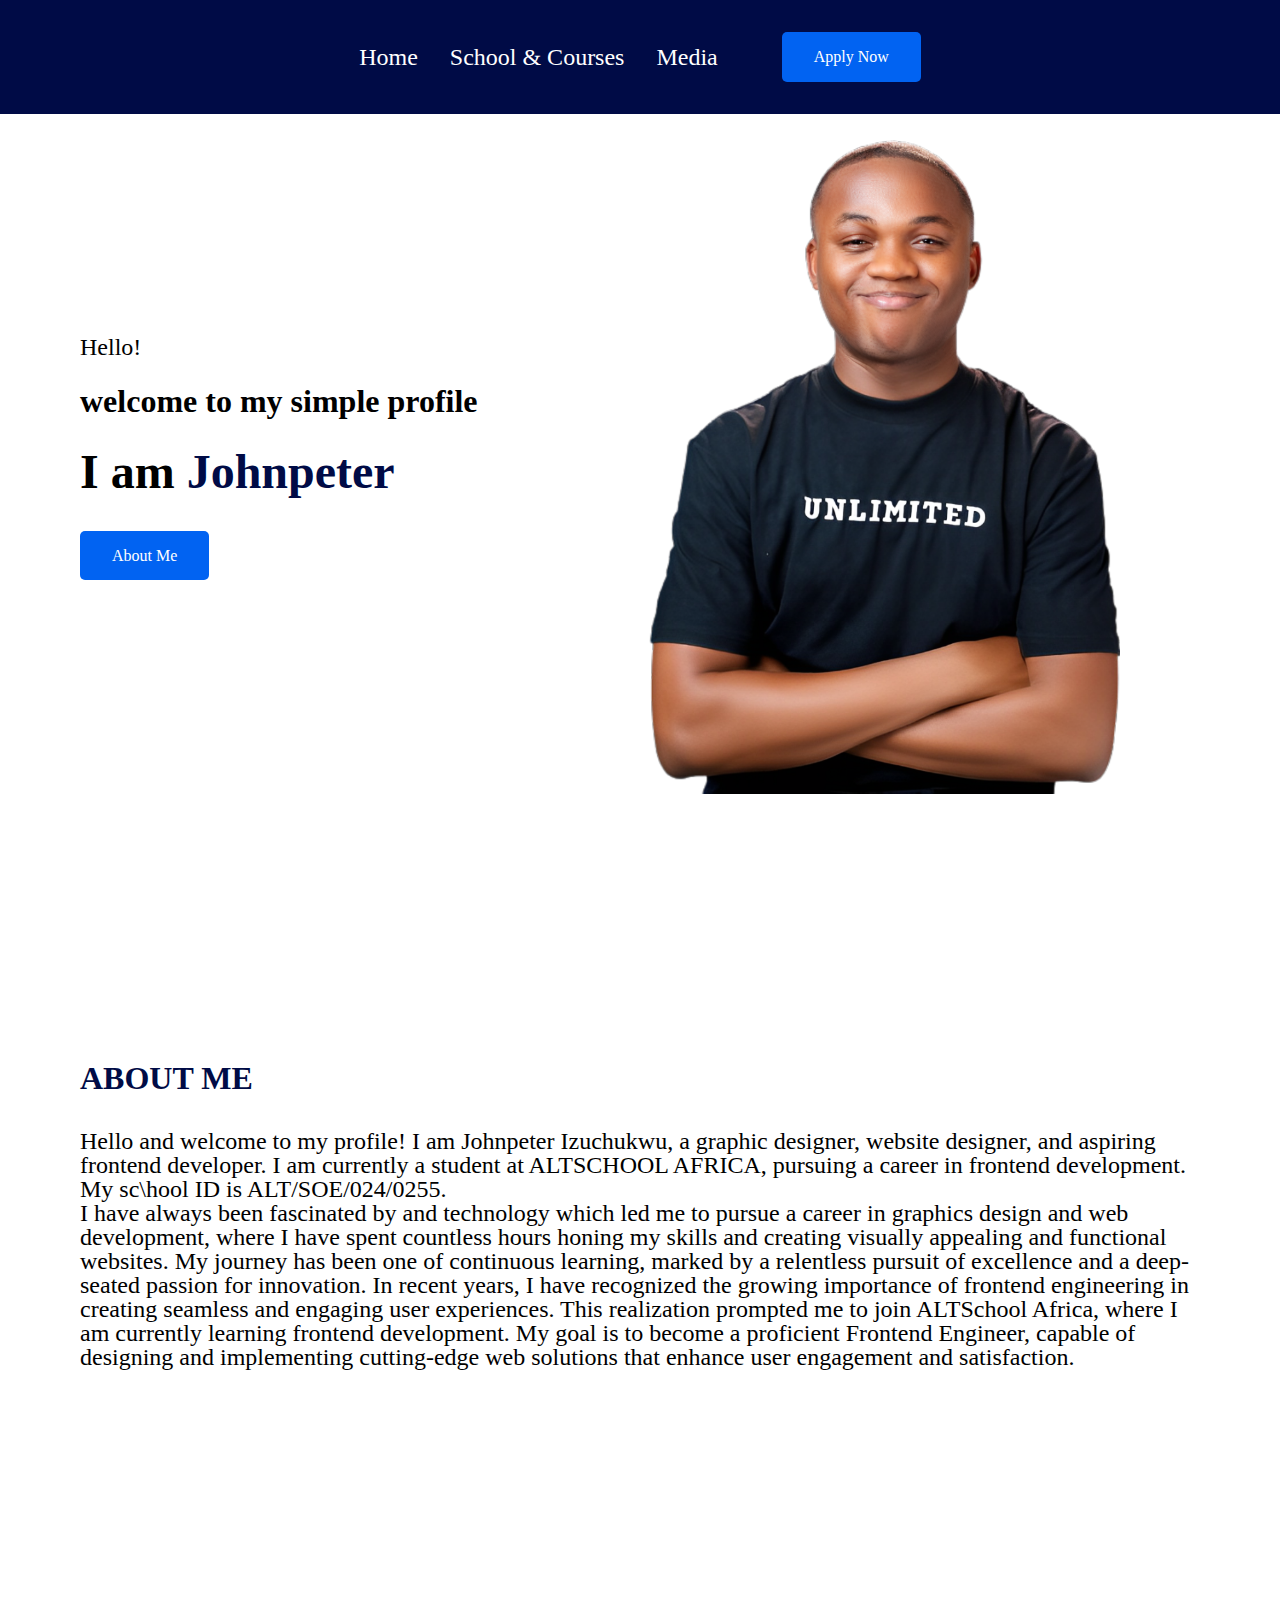
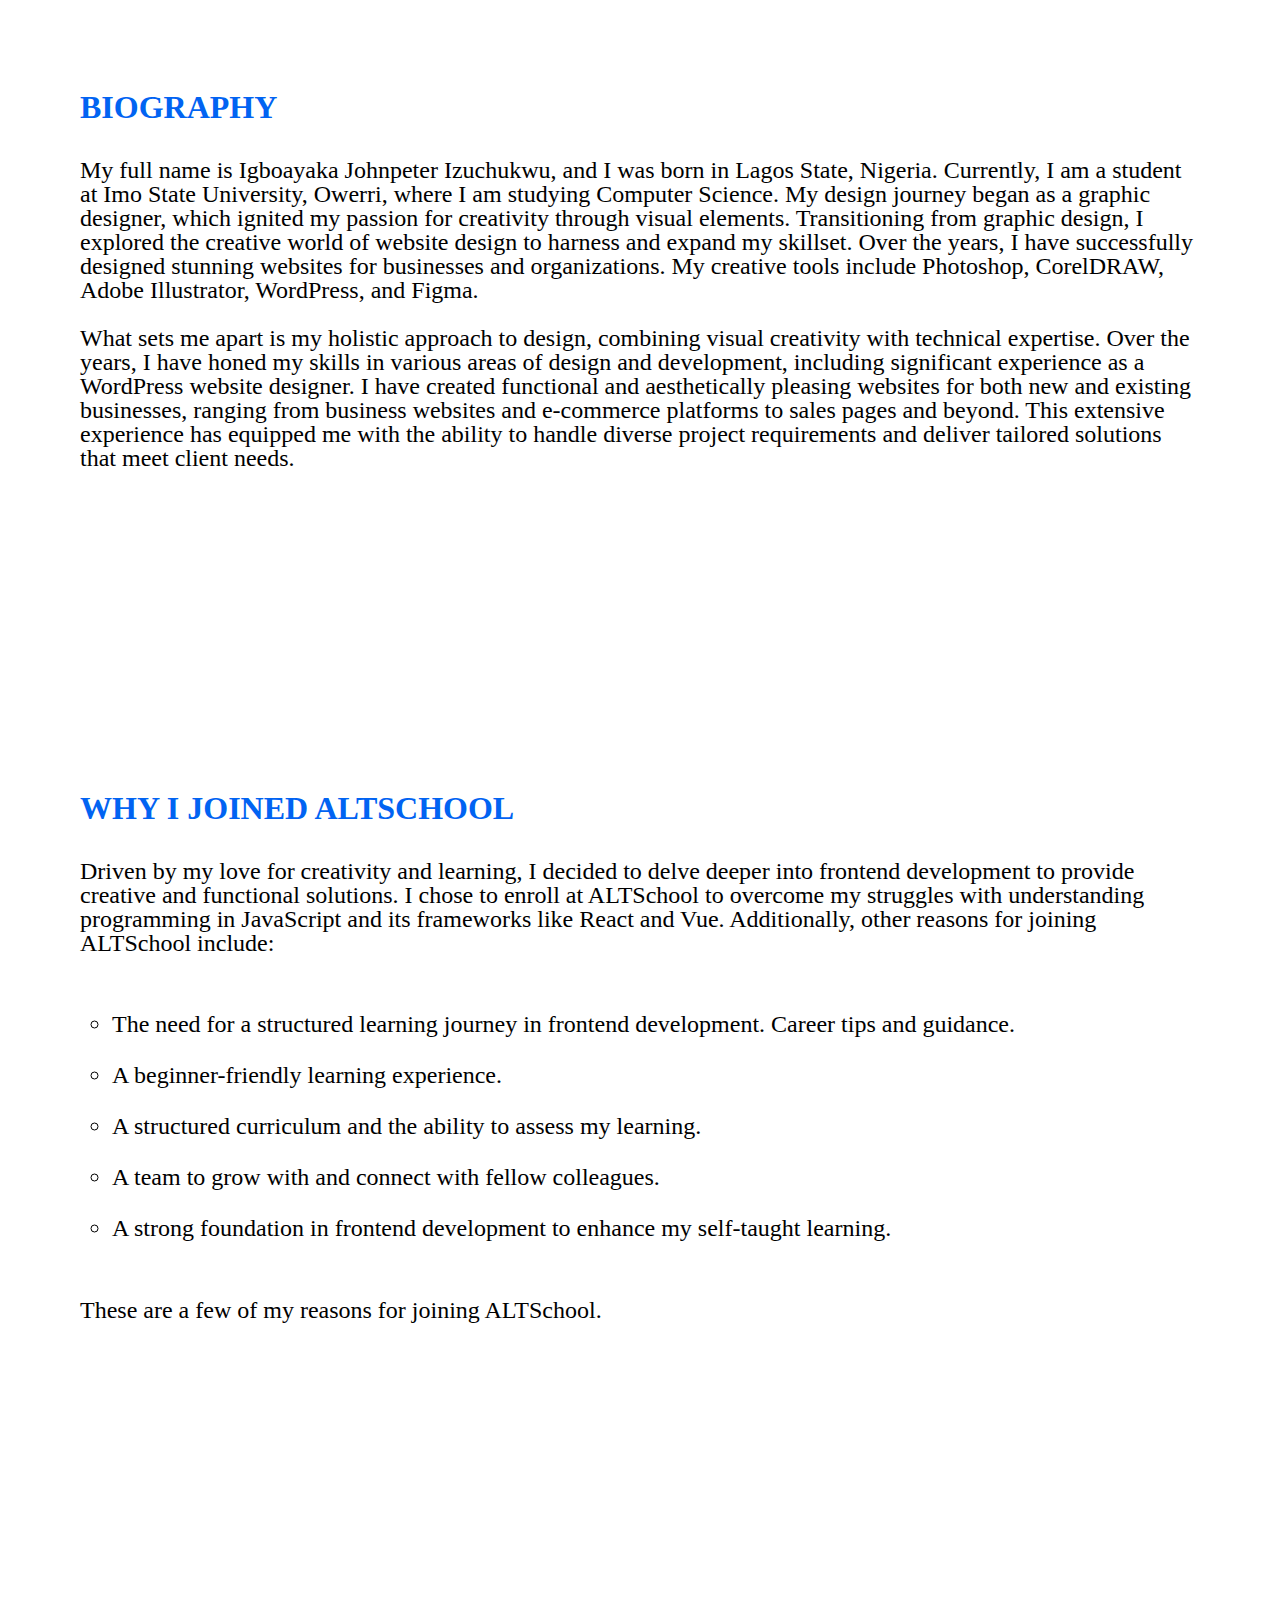
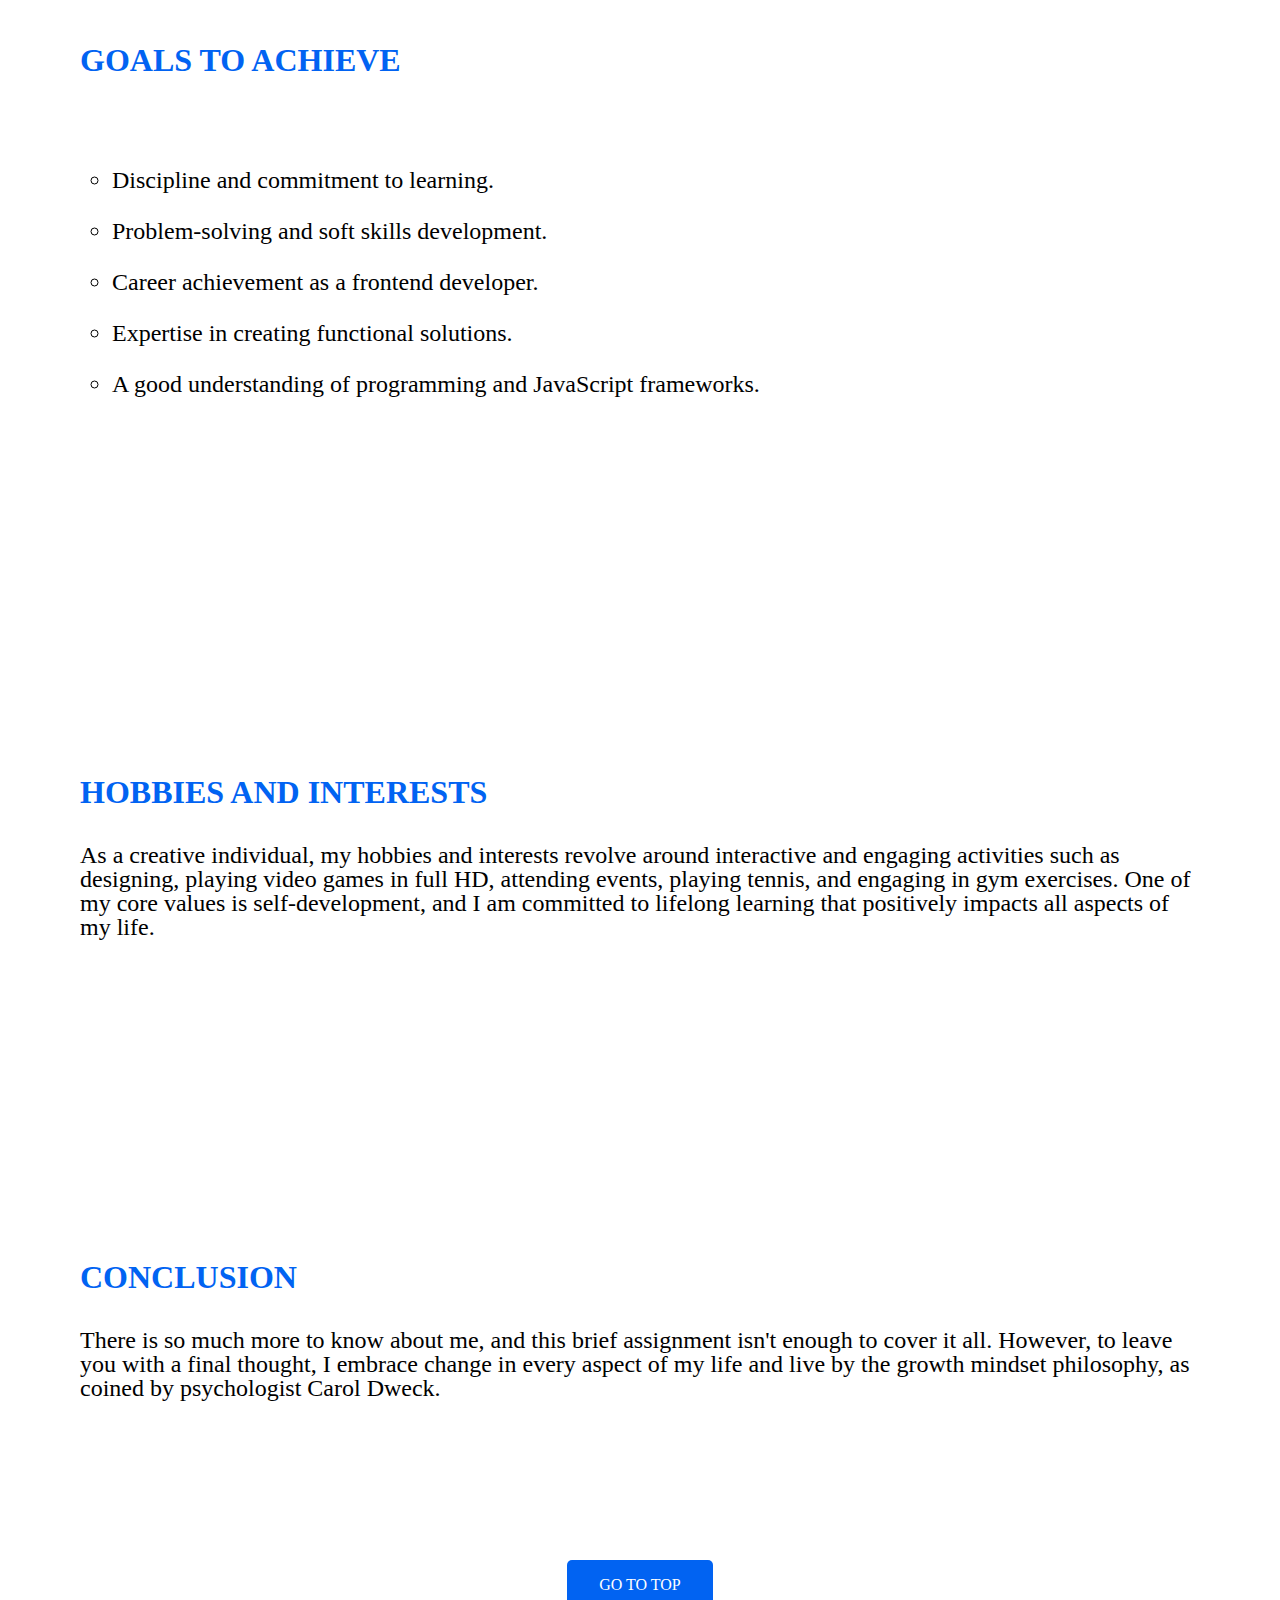
<file: index.html>
<html lang="en">
	<head>
		<meta charset="UTF-8" />
		<meta name="viewport" content="width=device-width, initial-scale=1.0" />
		<title>ALTSCHOOL ASSIGNMENT</title>
		<link rel="stylesheet" href="style.css" />
	</head>
	<body>
		<nav class="navbar">
			<ul>
				<li>
					<a href="index.html">Home</a>
				</li>
				<li>
					<a href="courses.html">School & Courses</a>
				</li>
				<li><a href="media.html">Media</a></li>
			</ul>

			<div class="button">
				<a href="form.html" target="_blank">Apply Now</a>
			</div>
		</nav>

		<header class="header" id="home">
			<div class="home-content">
				<p>Hello!</p>
				<h1>welcome to my simple profile</h1>
				<h2>I am <span>Johnpeter</span></h2>

				<div class="home-button">
					<a href="#about">About Me</a>
				</div>
			</div>

			<div class="image">
				<img src="my-pics.png" alt="" />
			</div>
		</header>
		<section class="about-section" id="about">
			<h1>ABOUT ME</h1>
			<p>
				Hello and welcome to my profile! I am Johnpeter Izuchukwu, a graphic
				designer, website designer, and aspiring frontend developer. I am
				currently a student at ALTSCHOOL AFRICA, pursuing a career in frontend
				development. My sc\hool ID is ALT/SOE/024/0255.
			</p>
			<p>
				I have always been fascinated by and technology which led me to pursue a
				career in graphics design and web development, where I have spent
				countless hours honing my skills and creating visually appealing and
				functional websites. My journey has been one of continuous learning,
				marked by a relentless pursuit of excellence and a deep-seated passion
				for innovation. In recent years, I have recognized the growing
				importance of frontend engineering in creating seamless and engaging
				user experiences. This realization prompted me to join ALTSchool Africa,
				where I am currently learning frontend development. My goal is to become
				a proficient Frontend Engineer, capable of designing and implementing
				cutting-edge web solutions that enhance user engagement and
				satisfaction.
			</p>
		</section>

		<section>
			<h1>BIOGRAPHY</h1>
			<p>
				My full name is Igboayaka Johnpeter Izuchukwu, and I was born in Lagos
				State, Nigeria. Currently, I am a student at Imo State University,
				Owerri, where I am studying Computer Science. My design journey began as
				a graphic designer, which ignited my passion for creativity through
				visual elements. Transitioning from graphic design, I explored the
				creative world of website design to harness and expand my skillset. Over
				the years, I have successfully designed stunning websites for businesses
				and organizations. My creative tools include Photoshop, CorelDRAW, Adobe
				Illustrator, WordPress, and Figma.
				<br />
				<br />
				What sets me apart is my holistic approach to design, combining visual
				creativity with technical expertise. Over the years, I have honed my
				skills in various areas of design and development, including significant
				experience as a WordPress website designer. I have created functional
				and aesthetically pleasing websites for both new and existing
				businesses, ranging from business websites and e-commerce platforms to
				sales pages and beyond. This extensive experience has equipped me with
				the ability to handle diverse project requirements and deliver tailored
				solutions that meet client needs.
			</p>
		</section>

		<section>
			<h1>WHY I JOINED ALTSCHOOL</h1>
			<p>
				Driven by my love for creativity and learning, I decided to delve deeper
				into frontend development to provide creative and functional solutions.
				I chose to enroll at ALTSchool to overcome my struggles with
				understanding programming in JavaScript and its frameworks like React
				and Vue. Additionally, other reasons for joining ALTSchool include:
			</p>

			<ul class="list-items">
				<li>
					The need for a structured learning journey in frontend development.
					Career tips and guidance.
				</li>
				<li>A beginner-friendly learning experience.</li>
				<li>A structured curriculum and the ability to assess my learning.</li>
				<li>A team to grow with and connect with fellow colleagues.</li>
				<li>
					A strong foundation in frontend development to enhance my self-taught
					learning.
				</li>
			</ul>
			<p>These are a few of my reasons for joining ALTSchool.</p>
		</section>

		<section>
			<h1>GOALS TO ACHIEVE</h1>
			<ul class="list-items">
				<li>Discipline and commitment to learning.</li>
				<li>Problem-solving and soft skills development.</li>
				<li>Career achievement as a frontend developer.</li>
				<li>Expertise in creating functional solutions.</li>
				<li>A good understanding of programming and JavaScript frameworks.</li>
			</ul>
		</section>

		<section>
			<h1>HOBBIES AND INTERESTS</h1>
			<p>
				As a creative individual, my hobbies and interests revolve around
				interactive and engaging activities such as designing, playing video
				games in full HD, attending events, playing tennis, and engaging in gym
				exercises. One of my core values is self-development, and I am committed
				to lifelong learning that positively impacts all aspects of my life.
			</p>
		</section>
		<section>
			<h1>CONCLUSION</h1>
			<p>
				There is so much more to know about me, and this brief assignment isn't
				enough to cover it all. However, to leave you with a final thought, I
				embrace change in every aspect of my life and live by the growth mindset
				philosophy, as coined by psychologist Carol Dweck.
			</p>
		</section>
		<div class="top-link">
			<a href="#home">GO TO TOP</a>
		</div>
	</body>
</html>
</file>
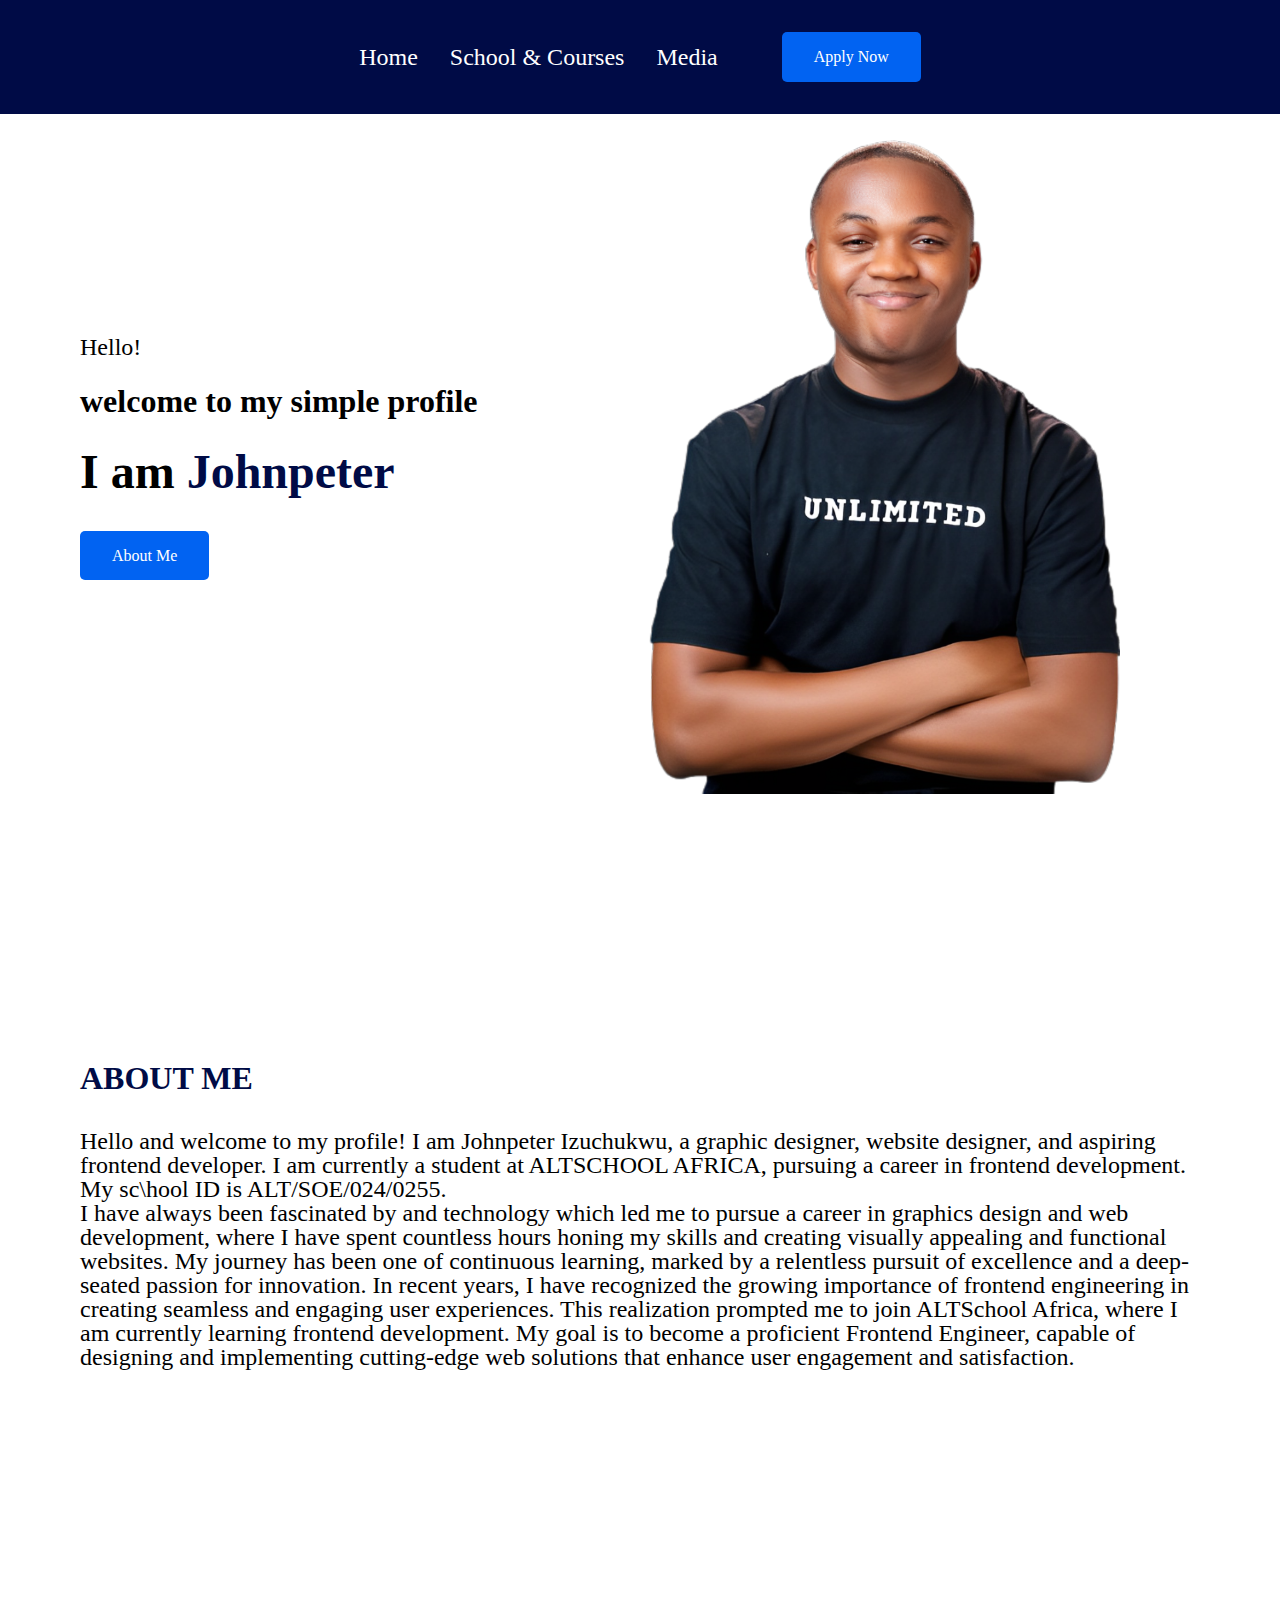
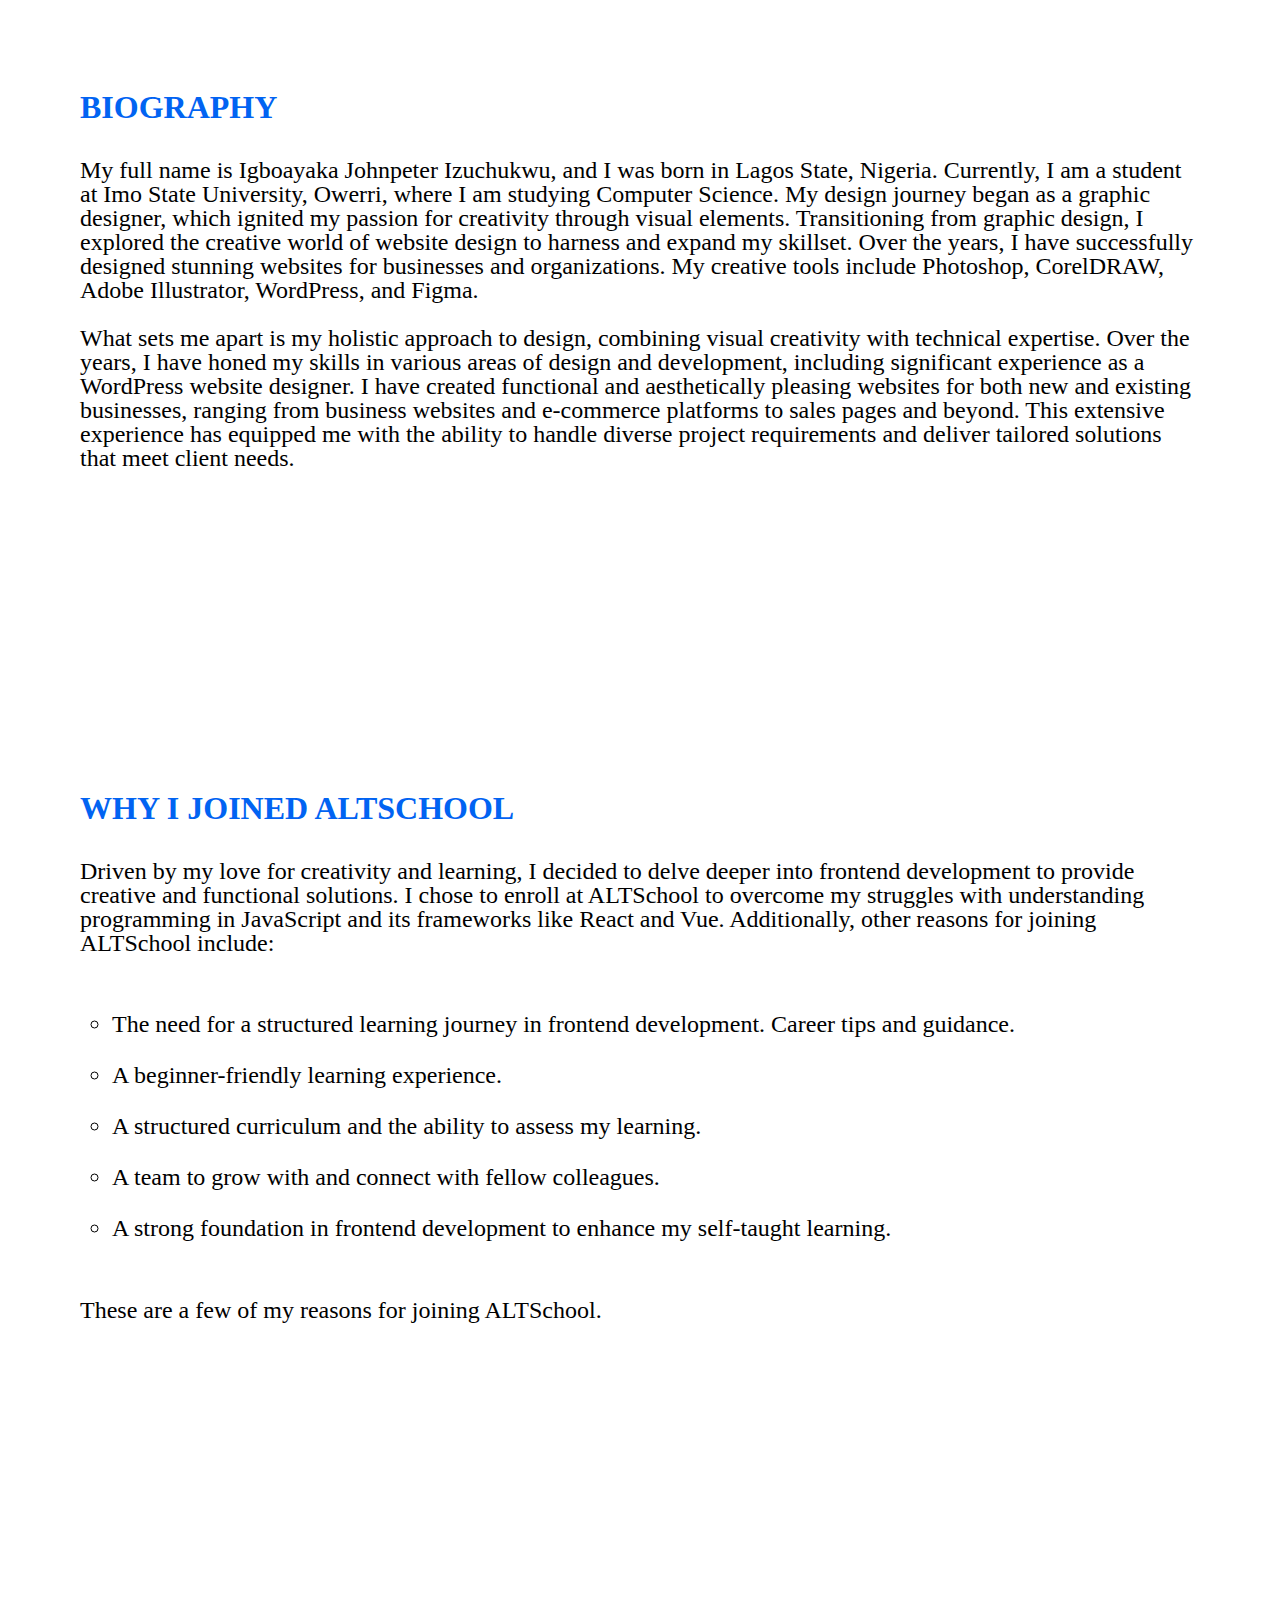
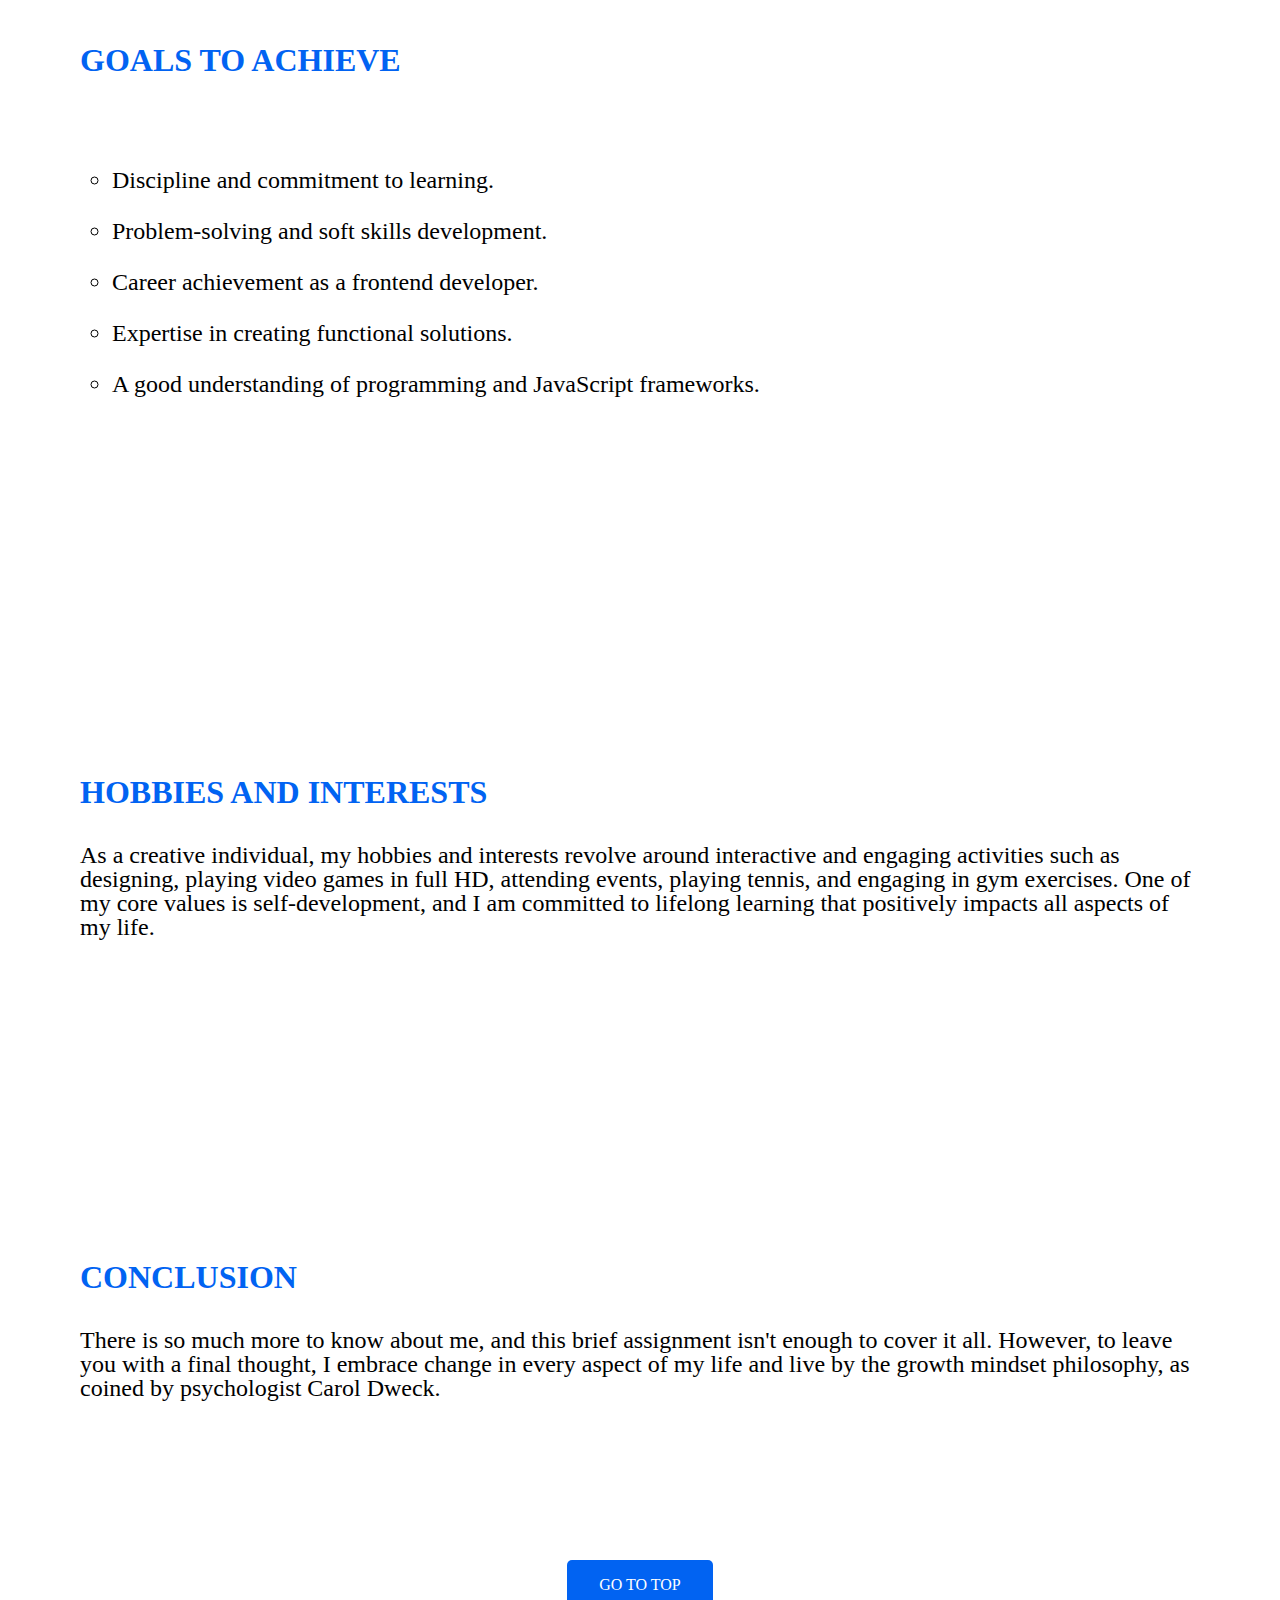
<file: about-me.html>
<html lang="en">
	<head>
		<meta charset="UTF-8" />
		<meta name="viewport" content="width=device-width, initial-scale=1.0" />
		<title>ALTSCHOOL ASSIGNMENT</title>
		<link rel="stylesheet" href="style.css" />
	</head>
	<body>
		<nav class="navbar">
			<ul>
				<li>
					<a href="about-me.html">Home</a>
				</li>
				<li>
					<a href="courses.html">School & Courses</a>
				</li>
				<li><a href="media.html">Media</a></li>
			</ul>

			<div class="button">
				<a href="form.html" target="_blank">Apply Now</a>
			</div>
		</nav>

		<header class="header" id="home">
			<div class="home-content">
				<p>Hello!</p>
				<h1>welcome to my simple profile</h1>
				<h2>I am <span>Johnpeter</span></h2>

				<div class="home-button">
					<a href="#about">About Me</a>
				</div>
			</div>

			<div class="image">
				<img src="my-pics.png" alt="" />
			</div>
		</header>
		<section class="about-section" id="about">
			<h1>ABOUT ME</h1>
			<p>
				Hello and welcome to my profile! I am Johnpeter Izuchukwu, a graphic
				designer, website designer, and aspiring frontend developer. I am
				currently a student at ALTSCHOOL AFRICA, pursuing a career in frontend
				development. My sc\hool ID is ALT/SOE/024/0255.
			</p>
			<p>
				I have always been fascinated by and technology which led me to pursue a
				career in graphics design and web development, where I have spent
				countless hours honing my skills and creating visually appealing and
				functional websites. My journey has been one of continuous learning,
				marked by a relentless pursuit of excellence and a deep-seated passion
				for innovation. In recent years, I have recognized the growing
				importance of frontend engineering in creating seamless and engaging
				user experiences. This realization prompted me to join ALTSchool Africa,
				where I am currently learning frontend development. My goal is to become
				a proficient Frontend Engineer, capable of designing and implementing
				cutting-edge web solutions that enhance user engagement and
				satisfaction.
			</p>
		</section>

		<section>
			<h1>BIOGRAPHY</h1>
			<p>
				My full name is Igboayaka Johnpeter Izuchukwu, and I was born in Lagos
				State, Nigeria. Currently, I am a student at Imo State University,
				Owerri, where I am studying Computer Science. My design journey began as
				a graphic designer, which ignited my passion for creativity through
				visual elements. Transitioning from graphic design, I explored the
				creative world of website design to harness and expand my skillset. Over
				the years, I have successfully designed stunning websites for businesses
				and organizations. My creative tools include Photoshop, CorelDRAW, Adobe
				Illustrator, WordPress, and Figma.
				<br />
				<br />
				What sets me apart is my holistic approach to design, combining visual
				creativity with technical expertise. Over the years, I have honed my
				skills in various areas of design and development, including significant
				experience as a WordPress website designer. I have created functional
				and aesthetically pleasing websites for both new and existing
				businesses, ranging from business websites and e-commerce platforms to
				sales pages and beyond. This extensive experience has equipped me with
				the ability to handle diverse project requirements and deliver tailored
				solutions that meet client needs.
			</p>
		</section>

		<section>
			<h1>WHY I JOINED ALTSCHOOL</h1>
			<p>
				Driven by my love for creativity and learning, I decided to delve deeper
				into frontend development to provide creative and functional solutions.
				I chose to enroll at ALTSchool to overcome my struggles with
				understanding programming in JavaScript and its frameworks like React
				and Vue. Additionally, other reasons for joining ALTSchool include:
			</p>

			<ul class="list-items">
				<li>
					The need for a structured learning journey in frontend development.
					Career tips and guidance.
				</li>
				<li>A beginner-friendly learning experience.</li>
				<li>A structured curriculum and the ability to assess my learning.</li>
				<li>A team to grow with and connect with fellow colleagues.</li>
				<li>
					A strong foundation in frontend development to enhance my self-taught
					learning.
				</li>
			</ul>
			<p>These are a few of my reasons for joining ALTSchool.</p>
		</section>

		<section>
			<h1>GOALS TO ACHIEVE</h1>
			<ul class="list-items">
				<li>Discipline and commitment to learning.</li>
				<li>Problem-solving and soft skills development.</li>
				<li>Career achievement as a frontend developer.</li>
				<li>Expertise in creating functional solutions.</li>
				<li>A good understanding of programming and JavaScript frameworks.</li>
			</ul>
		</section>

		<section>
			<h1>HOBBIES AND INTERESTS</h1>
			<p>
				As a creative individual, my hobbies and interests revolve around
				interactive and engaging activities such as designing, playing video
				games in full HD, attending events, playing tennis, and engaging in gym
				exercises. One of my core values is self-development, and I am committed
				to lifelong learning that positively impacts all aspects of my life.
			</p>
		</section>
		<section>
			<h1>CONCLUSION</h1>
			<p>
				There is so much more to know about me, and this brief assignment isn't
				enough to cover it all. However, to leave you with a final thought, I
				embrace change in every aspect of my life and live by the growth mindset
				philosophy, as coined by psychologist Carol Dweck.
			</p>
		</section>
		<div class="top-link">
			<a href="#home">GO TO TOP</a>
		</div>
	</body>
</html>
</file>
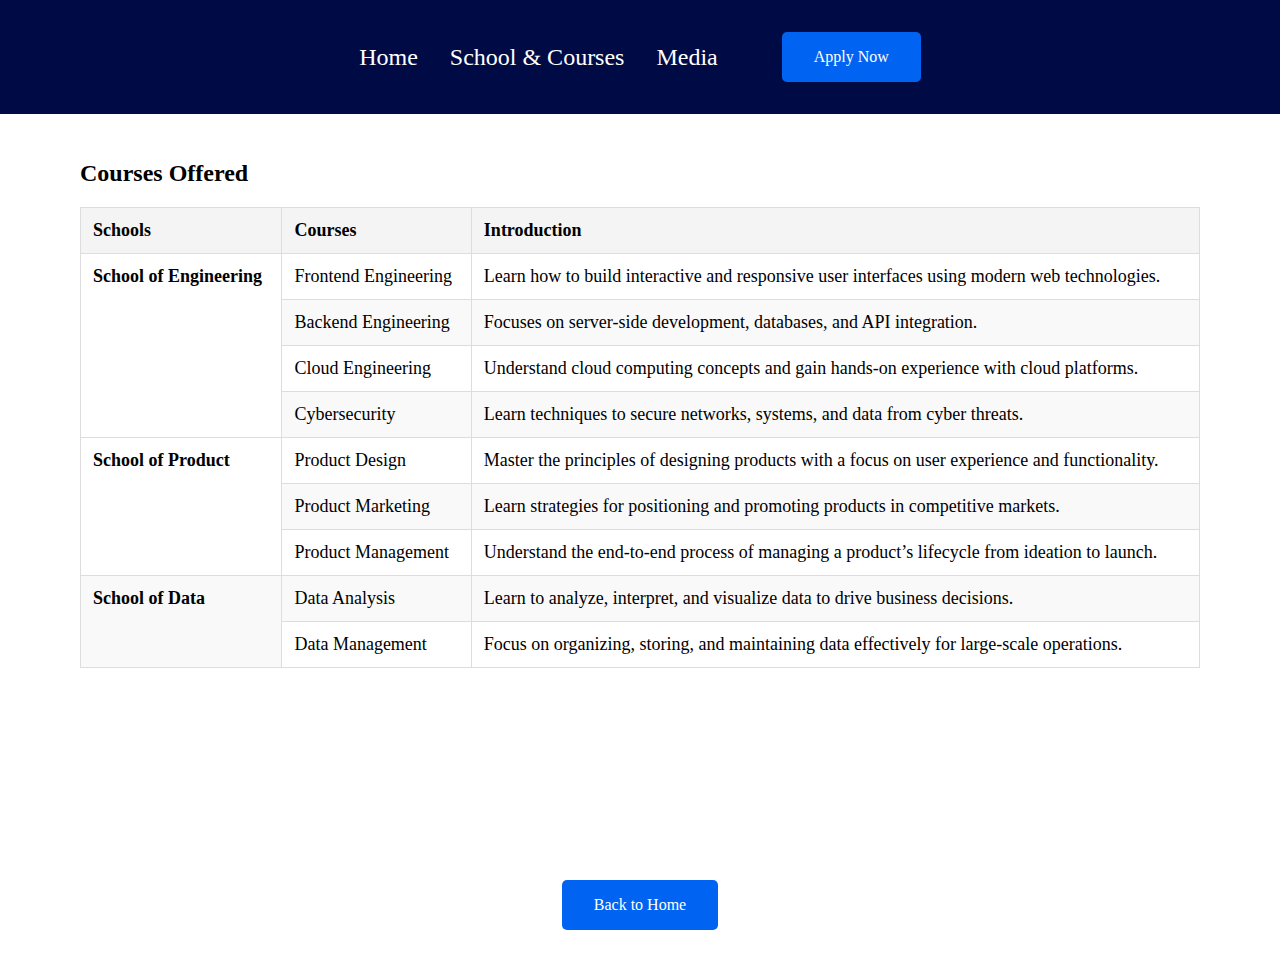
<file: courses.html>
<html lang="en">
	<head>
		<meta charset="UTF-8" />
		<meta name="viewport" content="width=device-width, initial-scale=1.0" />
		<link rel="stylesheet" href="courses.css" />
		<title>AltSchool assignment</title>
	</head>
	<body>
		<nav class="navbar">
			<ul>
				<li>
					<a href="index.html">Home</a>
				</li>
				<li>
					<a href="courses.html">School & Courses</a>
				</li>
				<li><a href="media.html">Media</a></li>
			</ul>

			<div class="button">
				<a href="form.html" target="_blank">Apply Now</a>
			</div>
		</nav>

		<section>
			<h2>Courses Offered</h2>
			<table>
				<thead>
					<tr>
						<th>Schools</th>
						<th>Courses</th>
						<th>Introduction</th>
					</tr>
				</thead>
				<tbody>
					<!-- School of Engineering -->
					<tr>
						<td class="school-name" rowspan="4">School of Engineering</td>
						<td>Frontend Engineering</td>
						<td>
							Learn how to build interactive and responsive user interfaces
							using modern web technologies.
						</td>
					</tr>
					<tr>
						<td>Backend Engineering</td>
						<td>
							Focuses on server-side development, databases, and API
							integration.
						</td>
					</tr>
					<tr>
						<td>Cloud Engineering</td>
						<td>
							Understand cloud computing concepts and gain hands-on experience
							with cloud platforms.
						</td>
					</tr>
					<tr>
						<td>Cybersecurity</td>
						<td>
							Learn techniques to secure networks, systems, and data from cyber
							threats.
						</td>
					</tr>

					<!-- School of Product -->
					<tr>
						<td class="school-name" rowspan="3">School of Product</td>
						<td>Product Design</td>
						<td>
							Master the principles of designing products with a focus on user
							experience and functionality.
						</td>
					</tr>
					<tr>
						<td>Product Marketing</td>
						<td>
							Learn strategies for positioning and promoting products in
							competitive markets.
						</td>
					</tr>
					<tr>
						<td>Product Management</td>
						<td>
							Understand the end-to-end process of managing a product’s
							lifecycle from ideation to launch.
						</td>
					</tr>

					<!-- School of Data -->
					<tr>
						<td class="school-name" rowspan="2">School of Data</td>
						<td>Data Analysis</td>
						<td>
							Learn to analyze, interpret, and visualize data to drive business
							decisions.
						</td>
					</tr>
					<tr>
						<td>Data Management</td>
						<td>
							Focus on organizing, storing, and maintaining data effectively for
							large-scale operations.
						</td>
					</tr>
				</tbody>
			</table>
		</section>

		<div class="home-button">
			<a href="about-me.html">Back to Home</a>
		</div>
	</body>
</html>
</file>
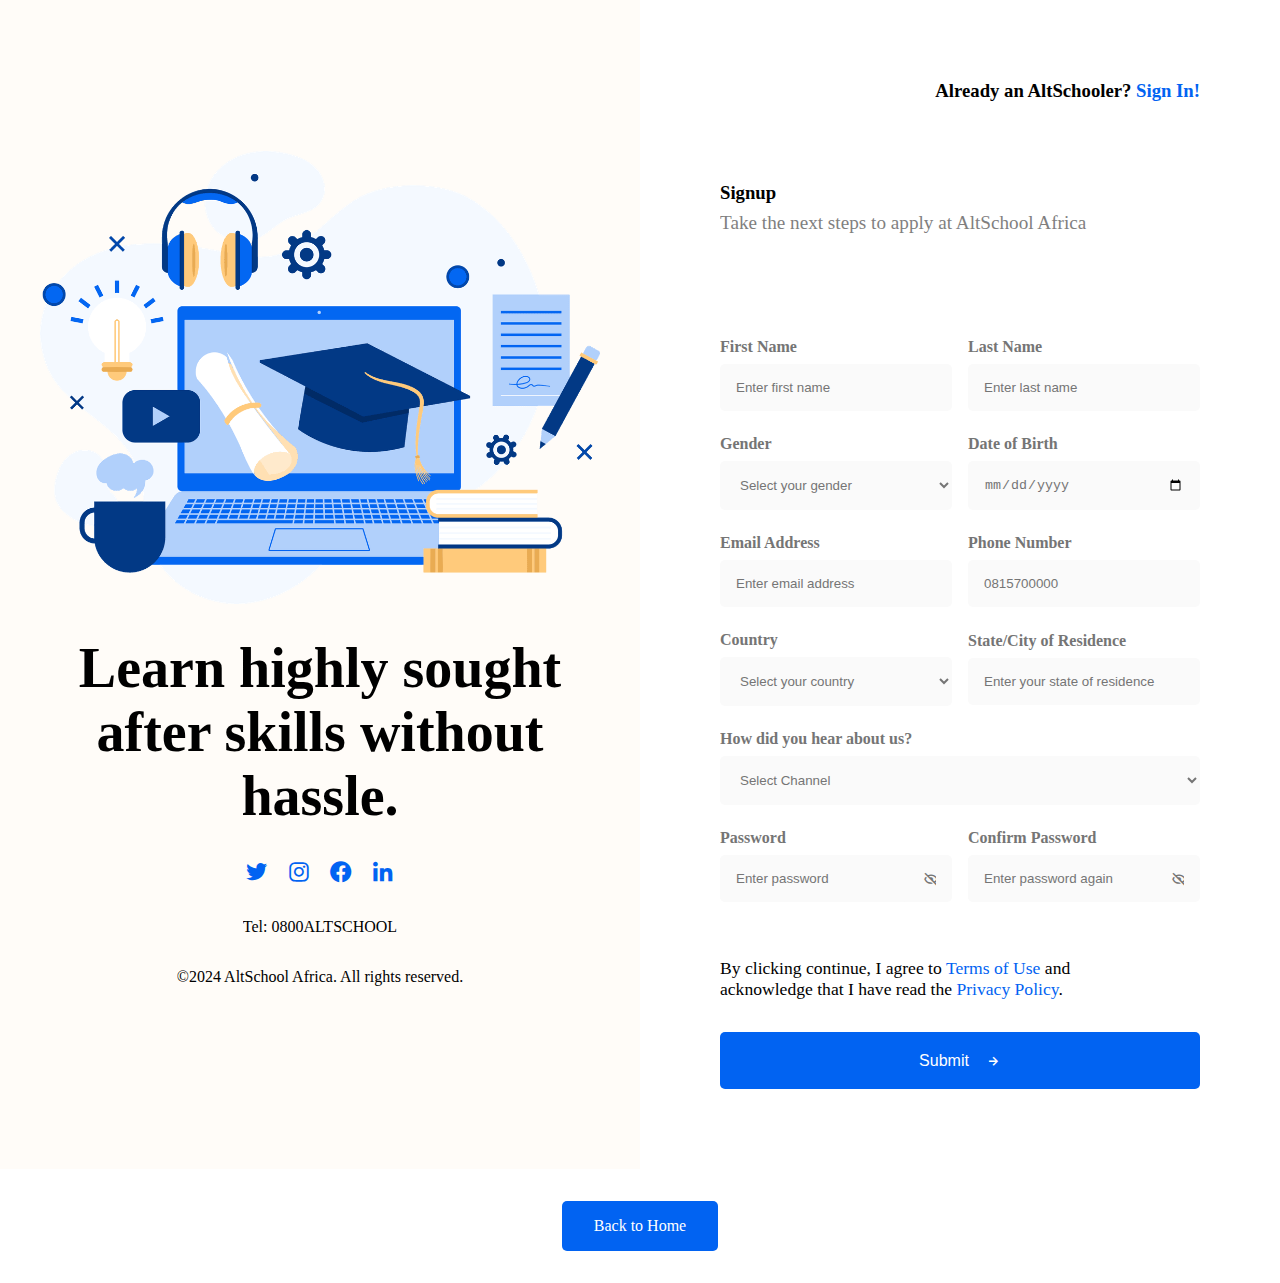
<file: form.html>
<html lang="en">
	<head>
		<meta charset="UTF-8" />
		<meta name="viewport" content="width=device-width, initial-scale=1.0" />

		<link
			href="https://unpkg.com/boxicons@2.1.4/css/boxicons.min.css"
			rel="stylesheet" />

		<link rel="stylesheet" href="form.css" />

		<title>Application Form</title>
	</head>
	<body>
		<section class="form-container">
			<div class="left-div">
				<div class="left-image">
					<img src="./image.png" alt="" />
				</div>

				<h1>Learn highly sought after skills without hassle.</h1>

				<div class="link-section">
					<a href="https://x.com/" target="_blank"
						><i class="bx bxl-twitter"></i
					></a>
					<a href="https://www.instagram.com/" target="_blank"
						><i class="bx bxl-instagram"></i
					></a>
					<a href="https://web.facebook.com/" target="_blank"
						><i class="bx bxl-facebook-circle"></i
					></a>
					<a href="https://www.linkedin.com/" target="_blank"
						><i class="bx bxl-linkedin"></i
					></a>
				</div>

				<div class="bottom-text">
					<p>Tel: 0800ALTSCHOOL</p>
					<p>©2024 AltSchool Africa. All rights reserved.</p>
				</div>
			</div>

			<div class="right-div">
				<div class="top-div">
					<h3>Already an AltSchooler? <a href="">Sign In!</a></h3>
				</div>

				<div class="title">
					<h3>Signup</h3>
					<p>Take the next steps to apply at AltSchool Africa</p>
				</div>

				<div class="form-section">
					<form action="">
						<div class="form-row">
							<div class="inner-section">
								<label for="text">First Name</label>
								<input type="text" placeholder="Enter first name" />
							</div>

							<div class="inner-section">
								<label for="text">Last Name</label>
								<input type="text" placeholder="Enter last name" />
							</div>
						</div>

						<div class="form-row">
							<div class="inner-section">
								<label for="gender">Gender</label>
								<select id="gender">
									<option value="" disabled selected>Select your gender</option>
									<option value="male">Male</option>
									<option value="female">Female</option>
								</select>
							</div>

							<div class="inner-section">
								<label for="dob">Date of Birth</label>
								<input type="date" id="dob" />
							</div>
						</div>

						<div class="form-row">
							<div class="inner-section">
								<label for="email">Email Address</label>
								<input type="email" placeholder="Enter email address" />
							</div>

							<div class="inner-section">
								<label for="text">Phone Number</label>
								<input type="Phone number" placeholder="0815700000" />
							</div>
						</div>

						<div class="form-row">
							<div class="inner-section">
								<label for="country">Country</label>
								<select name="country">
									<option value="" disabled selected hidden>
										Select your country
									</option>
									<option>Afghanistan</option>
									<option>Albania</option>
									<option>Algeria</option>
									<option>Andorra</option>
									<option>Angola</option>
									<option>Antigua</option>
									<option>Argentina</option>
									<option>Armenia</option>
									<option>Australia</option>
									<option>Austria</option>
									<option>Azerbaijan</option>
									<option>Bahamas</option>
									<option>Bahrain</option>
									<option>Bangladesh</option>
									<option>Barbados</option>
									<option>Belgium</option>
									<option>Belize</option>
									<option>Benin</option>
									<option>Bhutan</option>
									<option>Bolivia</option>
									<option>Bosnia Herzegovina</option>
									<option>Botswana</option>
									<option>Brazil</option>
									<option>Brunel</option>
									<option>Bulgaria</option>
									<option>Burkina</option>
									<option>Burundi</option>
									<option>Cambodia</option>
									<option>Cameroon</option>
									<option>Cananda</option>
									<option>Cape Verde</option>
									<option>Central Africa Rep</option>
									<option>Chad</option>
									<option>Chile</option>
									<option>Chine</option>
									<option>Colombia</option>
									<option>Comoros</option>
									<option>Costa Rica</option>
									<option>Croatia</option>
									<option>Cyprus</option>
									<option>Czech Republic</option>
									<option>Denmark</option>
									<option>Djibouti</option>
									<option>Dominica</option>
									<option>Dominican Republic</option>
									<option>East Timor</option>
									<option>Ecuador</option>
									<option>Egypt</option>
									<option>El salvador</option>
									<option>Equatorial Guinea</option>
									<option>Eritrea</option>
									<option>Estonia</option>
									<option>Ethiopia</option>
									<option>Fiji</option>
									<option>Finland</option>
									<option>France</option>
									<option>Gabon</option>
									<option>Gambia</option>
									<option>Georgia</option>
									<option>Germany</option>
									<option>Ghana</option>
									<option>Greece</option>
									<option>Grenada</option>
									<option>Guatemala</option>
									<option>Guinea</option>
									<option>Guinea Bissau</option>
									<option>Guyana</option>
									<option>Haiti</option>
									<option>Honduras</option>
									<option>Hungary</option>
									<option>Iceland</option>
									<option>India</option>
									<option>Indonesia</option>
									<option>Ireland (Republic)</option>
									<option>Isreal</option>
									<option>Ivory Coast</option>
									<option>Italy</option>
									<option>Jamaica</option>
									<option>Japan</option>
									<option>Jordan</option>
									<option>Kazakhstan</option>
									<option>Kenya</option>
									<option>Kiribati</option>
									<option>Korea South</option>
									<option>Kosovo</option>
									<option>Kuwait</option>
									<option>Kyrgyzstan</option>
									<option>Laos</option>
									<option>Latvia</option>
									<option>Lebanon</option>
									<option>Lesotho</option>
									<option>Liberia</option>
									<option>Libya</option>
									<option>Liechtenstein</option>
									<option>Lithuania</option>
									<option>Luxembourg</option>
									<option>Macedonia</option>
									<option>Madagascar</option>
									<option>Malawi</option>
									<option>Malasyia</option>
									<option>Maldives</option>
									<option>Mali</option>
									<option>Malta</option>
									<option>Marshall Islands</option>
									<option>Mauritania</option>
									<option>Mauritius</option>
									<option>Mexico</option>
									<option>Micronesia</option>
									<option>Moldova</option>
									<option>Monaco</option>
									<option>Mongolia</option>
									<option>Montenegro</option>
									<option>Morocco</option>
									<option>Mozambique</option>
									<option>Namibia</option>
									<option>Nauru</option>
									<option>Nepal</option>
									<option>Netherlands</option>
									<option>New Zealand</option>
									<option>Nicaragua</option>
									<option>Niger</option>
									<option>Nigeria</option>
									<option>Norway</option>
									<option>Oman</option>
									<option>Pakistan</option>
									<option>Palau</option>
									<option>Panama</option>
									<option>Papua New Guinea</option>
									<option>Paraguay</option>
									<option>Peru</option>
									<option>Philippines</option>
									<option>Poland</option>
									<option>Portugal</option>
									<option>Qatar</option>
									<option>Romania</option>
									<option>Russia Federation</option>
									<option>Rwanda</option>
									<option>St Kitts &amp; Nevis</option>
									<option>St Lucia</option>
									<option>Saint Vincent &amp; the Grenadines</option>
									<option>Samoa</option>
									<option>San Marino</option>
									<option>Sao Tome &amp; Principe</option>
									<option>Saudi Arabia</option>
									<option>Senegal</option>
									<option>Serbia</option>
									<option>Seychelles</option>
									<option>Sierra Leone</option>
									<option>Singapore</option>
									<option>Slovakia</option>
									<option>Slovenia</option>
									<option>Solomon Islands</option>
									<option>Somalia</option>
									<option>South Africa</option>
									<option>South Sudan</option>
									<option>Spain</option>
									<option>Sri Lanka”</option>
									<option>Sudan</option>
									<option>Suriname</option>
									<option>Swaziland</option>
									<option>Sweden</option>
									<option>Switzerland</option>
									<option>Taiwan</option>
									<option>Tajikistan</option>
									<option>Tanzania</option>
									<option>Thailand</option>
									<option>Togo</option>
									<option>Tonga</option>
									<option>Trinidad &amp; Tobago</option>
									<option>Tunisia</option>
									<option>Turkey</option>
									<option>Turkmenistan</option>
									<option>Tuvalu</option>
									<option>Uganda</option>
									<option>Ukraine</option>
									<option>United Arab Emirates</option>
									<option>United Kingdom</option>
									<option>United States</option>
									<option>Uruguay</option>
									<option>Uzbekistan</option>
									<option>Vanuatu</option>
									<option>Vatican City</option>
									<option>Venezuela</option>
									<option>Vietnam</option>
									<option>Yemen</option>
									<option>Zambia</option>
									<option>Zimbabwe</option>
									<option>South Africa</option>
								</select>
							</div>

							<div class="inner-section">
								<div class="inner-section">
									<label for="text">State/City of Residence</label>
									<input
										type="text"
										placeholder="Enter your state of residence" />
								</div>
							</div>
						</div>

						<div class="form-row">
							<div class="inner-section">
								<div class="inner-section">
									<label for="channel">How did you hear about us?</label>
									<select id="channel" name="channel">
										<option value="" disabled selected>Select Channel</option>
										<option value="twitter">Twitter</option>
										<option value="facebook">Facebook</option>
										<option value="linkedin">LinkedIn</option>
										<option value="youtube">YouTube</option>
										<option value="friend">Friend</option>
										<option value="whatsapp">WhatsApp</option>
										<option value="instagram">Instagram</option>
										<option value="billboard">Billboard</option>
										<option value="sales-officer">Sales Officer</option>
										<option value="other">Other</option>
									</select>
								</div>
							</div>
						</div>

						<div class="form-row">
							<div class="inner-section">
								<label for="password">Password</label>

								<div class="password-input">
									<input type="password" placeholder="Enter password" /><i
										class="bx bx-hide"></i>
								</div>
							</div>

							<div class="inner-section">
								<label for="password">Confirm Password</label>

								<div class="password-input">
									<input type="password" placeholder="Enter password again" /><i
										class="bx bx-hide"></i>
								</div>
							</div>
						</div>
					</form>
				</div>

				<div class="confirmation-text">
					<p>
						By clicking continue, I agree to
						<a
							href="https://altschoolafrica.com/terms-and-conditions"
							target="_blank"
							>Terms of Use</a
						>
						and acknowledge that I have read the
						<a href="https://altschoolafrica.com/privacy-policy" target="_blank"
							>Privacy Policy</a
						>.
					</p>
				</div>

				<button class="submit-button">
					Submit <i class="bx bx-right-arrow-alt"></i>
				</button>
			</div>
		</section>

		<div class="home-button">
			<a href="about-me.html">Back to Home</a>
		</div>
	</body>
</html>
</file>
<file: style.css>
* {
	padding: 0;
	margin: 0;
	box-sizing: border-box;
	text-decoration: none;
	list-style: none;
	scroll-behavior: smooth;
}

body {
	height: 100vh;
	width: 100vw;
	overflow-x: hidden;
}
section {
	padding: 10rem 5rem;
}

section h1 {
	color: #0163f2;
	margin-bottom: 2rem;
}

img {
	max-width: 100%;
}

p {
	font-size: 1.5rem;
	line-height: 1.5rem;
}

.navbar {
	display: flex;
	position: fixed;
	align-items: center;
	justify-content: center;
	width: 100vw;
	padding: 2rem;
	background: #000b46;
	color: #fff;
	margin-bottom: 5rem;
}

.navbar ul {
	display: flex;
	gap: 2rem;
	color: #ffff;
	font-size: 1.5rem;
}

.navbar ul li a {
	color: #fff;
}

.list-items {
	padding: 2rem;
}

.list-items li {
	margin: 1.5rem  0;
	font-size: 1.5rem;
	list-style: circle;
}

.top-link {
	display: flex;
	align-items: center;
	text-align: center;
	justify-content: center;
}

.button {
	display: flex;
	align-items: center;
	justify-content: center;
	margin-left: 4rem;
}

.button a,
.top-link a {
	background: #0163f2;
	color: #fff;
	padding: 1rem 2rem;
	font-size: 1rem;
	border-radius: 5px;
}

.header {
	display: grid;
	grid-template-columns: repeat(2, 1fr);
	min-height: 100vh;
	align-items: center;
	padding: 5rem;
}

.home-content {
	display: flex;
	flex-direction: column;

	justify-content: center;
}

.home-content h1 {
	margin: 1.5rem 0;
	font-weight: 700;
}

.home-content h2 {
	font-size: 3rem;
}

.home-content h2 span {
	color: #000b46;
}

.image img {
	width: 30rem;
}

.home-button {
	margin-top: 3rem;
}
.home-button a {
	background: #0163f2;
	color: #fff;
	padding: 1rem 2rem;
	font-size: 1rem;
	border-radius: 5px;
}

.about-section h1 {
	color: #000b46;
	margin-bottom: 2rem;
}

@media screen and (max-width: 800px) {
	section {
		padding: 2rem;
	}

	.header {
		grid-template-columns: 1fr;
		padding: 2rem 1rem;
	}
	.navbar ul {
		display: flex;
		flex-direction: column;
		gap: 2rem;
	}

	.home-content{
		padding-top: 15rem;
	}
}
</file>
<file: courses.css>
* {
	padding: 0;
	margin: 0;
	box-sizing: border-box;
	text-decoration: none;
	list-style: none;
	scroll-behavior: smooth;
}

body {
	height: 100vh;
	width: 100vw;
	overflow-x: hidden;
}
section {
	padding: 10rem 5rem;
}

section h1 {
	color: #0163f2;
	margin-bottom: 2rem;
}

img {
	max-width: 100%;
}

p {
	font-size: 1.5rem;
	line-height: 1.5rem;
}

.navbar {
	display: flex;
	position: fixed;
	align-items: center;
	justify-content: center;
	width: 100vw;
	padding: 2rem;
	background: #000b46;
	color: #fff;
}

.navbar ul {
	display: flex;
	gap: 2rem;
	color: #ffff;
	font-size: 1.5rem;
}

.navbar ul li a {
	color: #fff;
}

.list-items {
	padding: 2rem;
}

.list-items li {
	margin: 1.5rem;
	font-size: 1.5rem;
	list-style: circle;
}

.top-link {
	display: flex;
	align-items: center;
	text-align: center;
	justify-content: center;
}

.button {
	display: flex;
	align-items: center;
	justify-content: center;
	margin-left: 4rem;
}

.button a,
.top-link a {
	background: #0163f2;
	color: #fff;
	padding: 1rem 2rem;
	font-size: 1rem;
	border-radius: 5px;
}

.home-button {
	display: flex;
	align-items: center;
	justify-content: center;
	padding: 2rem;
}

.home-button a {
	background: #0163f2;
	color: #fff;
	padding: 1rem 2rem;
	font-size: 1rem;
	border-radius: 5px;
}

table {
	width: 100%;
	border-collapse: collapse;
	margin: 20px 0;
	font-size: 18px;
}

th,
td {
	border: 1px solid #ddd;
	padding: 12px;
	text-align: left;
	vertical-align: top;
}

th {
	background-color: #f4f4f4;
	font-weight: bold;
}

tr:nth-child(even) {
	background-color: #f9f9f9;
}

tr:hover {
	background-color: #f1f1f1;
}

.school-name {
	font-weight: bold;
}

@media screen and (max-width: 768px) {
	section {
		padding: 15rem 1rem;
	}
	.navbar ul {
		display: flex;
		flex-direction: column;
		gap: 2rem;
	}
}
</file>
<file: form.css>
* {
	margin: 0;
	padding: 0;
	box-sizing: border-box;
	list-style: none;
	text-decoration: none;
	overflow-x: hidden;
}

.navbar {
	display: flex;
	align-items: center;
	justify-content: center;
	width: 100vw;
	padding: 2rem;
	background: #000b46;
	color: #fff;
}

.navbar ul {
	display: flex;
	gap: 2rem;
	color: #ffff;
	font-size: 1.5rem;
}

.navbar ul li a {
	color: #fff;
}

.form-container {
	display: grid;
	grid-template-columns: repeat(2, 1fr);
}
.left-div {
	display: flex;
	flex-direction: column;
	align-items: center;
	background: #fffcf8;
	justify-content: center;
}

.left-image img {
	max-width: 100%;
	width: 35rem;
	margin: 0 auto;
}
.left-div h1 {
	text-align: center;
	font-size: 3.5rem;
	margin: 1rem 0;
	padding: 1rem 2.5rem;
}

.link-section {
	display: flex;
	gap: 1rem;
	align-items: center;
	justify-content: center;
	font-size: 1.6rem;
}

.link-section a {
	color: #0163f2;
}

.bottom-text {
	display: flex;
	align-items: center;
	flex-direction: column;
	gap: 2rem;
	margin: 2rem 0;
	text-align: center;
}

.right-div {
	padding: 5rem;
}
.top-div {
	display: flex;
	align-items: flex-end;
	justify-content: end;
}

.top-div h3 {
	font-weight: 600;
}
.top-div h3 a {
	color: #0163f2;
}

.title {
	margin: 5rem 0;
	display: flex;
	flex-direction: column;
}

.title h3 {
	font-weight: 700;
	margin-bottom: 0.5rem;
}

.title p {
	color: #817f7f;
	font-size: 1.2rem;
}

input,
select {
	border: none;
	outline: none;
	padding: 1rem;
	border-radius: 5px;
	background: #fafafa;
	color: #757575;
	width: 100%;
}

label {
	font-size: 1rem;
	font-weight: 600;
	color: #757575;
}

.form-row {
	display: flex;
	align-items: center;
	justify-content: space-between;
	gap: 1rem;
	margin: 1.5rem 0;
}

.inner-section {
	display: flex;
	flex-direction: column;
	gap: 0.5rem;
	width: 100%;
}

.password-input {
	display: flex;
	align-items: center;
	gap: 1rem;
	background: #fafafa;
	border-radius: 5px;
	padding-right: 1rem;
}

.password-input .bx {
	color: #757575;
}

.confirmation-text {
	margin: 2rem 0;
	padding-right: 2.5rem;
	font-size: 1.1rem;
}

.confirmation-text p a {
	color: #0163f2;
}

.submit-button {
	display: flex;
	align-items: center;
	justify-content: center;
	gap: 1rem;
	width: 100%;
	padding: 1.2rem;
	background: #0163f2;
	color: #fff;
	border-radius: 5px;
	border: none;
	outline: none;
	font-size: 1rem;
}

.home-button {
	display: flex;
	align-items: center;
	justify-content: center;
	padding: 2rem;
}

.home-button a {
	background: #0163f2;
	color: #fff;
	padding: 1rem 2rem;
	font-size: 1rem;
	border-radius: 5px;
}
@media screen and (max-width: 800px) {
	section {
		padding: 2rem;
	}
	.form-container {
		display: grid;
		grid-template-columns: 1fr;
	}
}

@media screen and (max-width: 768px) {
	.navbar ul {
		display: flex;
		flex-direction: column;
		gap: 2rem;
	}
}

@media screen and (max-width: 600px) {
	.form-row {
		display: flex;
		flex-direction: column;
	}
}
</file>
